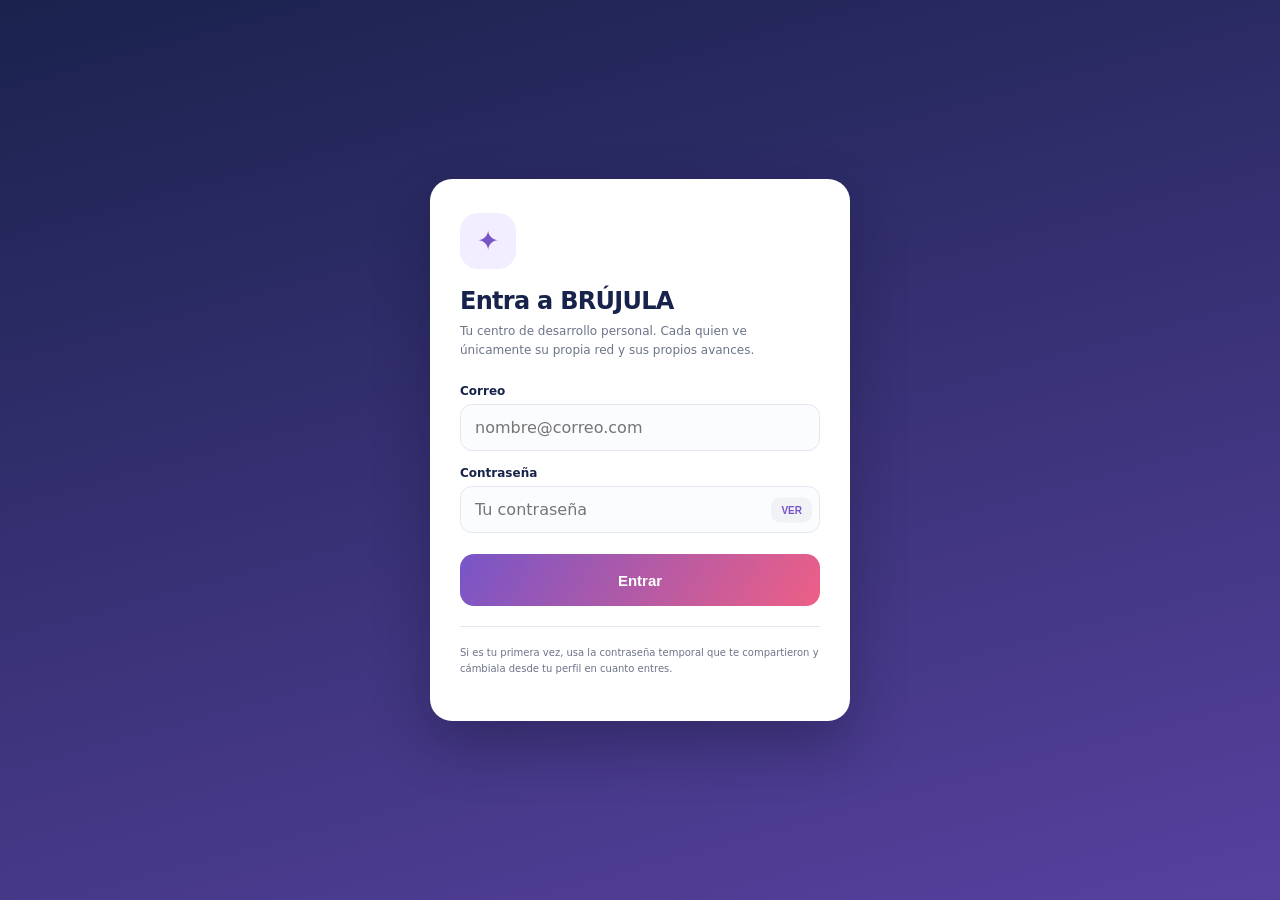
<file: web/login.html>
<!doctype html>
<html lang="es">
<head>
  <meta charset="utf-8">
  <meta name="viewport" content="width=device-width, initial-scale=1">
  <meta name="theme-color" content="#17234a">
  <link rel="manifest" href="/manifest.webmanifest">
  <link rel="icon" href="/favicon.svg" type="image/svg+xml">
  <link rel="apple-touch-icon" href="/assets/apple-touch-icon.png">
  <meta name="apple-mobile-web-app-capable" content="yes">
  <meta name="mobile-web-app-capable" content="yes">
  <meta name="apple-mobile-web-app-title" content="BRÚJULA">
  <meta name="apple-mobile-web-app-status-bar-style" content="black-translucent">
  <meta name="robots" content="noindex, nofollow">
  <title>Entrar a BRÚJULA</title>
  <style>
    *,*::before,*::after { box-sizing: border-box; }
    :root { --navy:#17234a; --purple:#7755c7; --pink:#ed5f86; --muted:#6b7488; --line:#e4e7f0; }
    body { margin:0; min-height:100vh; display:grid; place-items:center; padding:24px;
           font-family:"Segoe UI",system-ui,-apple-system,sans-serif; color:var(--navy);
           background:linear-gradient(165deg,#1a224d,#57419f); -webkit-font-smoothing:antialiased; }
    .card { width:min(420px,100%); background:#fff; border-radius:22px; padding:34px 30px;
            box-shadow:0 24px 55px rgba(12,17,40,.32); }
    .mark { width:56px; height:56px; display:grid; place-items:center; margin-bottom:18px;
            border-radius:18px; background:#f2edff; color:var(--purple); font-size:27px; }
    h1 { margin:0 0 7px; font-size:24px; letter-spacing:-.03em; }
    .lead { margin:0 0 24px; color:var(--muted); font-size:12px; line-height:1.6; }
    label { display:block; margin-bottom:15px; }
    label > span { display:block; margin-bottom:6px; font-size:12px; font-weight:700; }
    input { width:100%; padding:13px 14px; border:1px solid var(--line); border-radius:12px;
            font:inherit; font-size:16px; background:#fbfcfe; color:var(--navy); }
    input:focus { outline:none; border-color:var(--purple); background:#fff; }
    .pass-wrap { position:relative; }
    .pass-wrap input { padding-right:64px; }
    .pass-toggle { position:absolute; right:8px; top:50%; transform:translateY(-50%); border:0;
                   border-radius:9px; padding:7px 10px; background:#f1f2f6; color:var(--purple);
                   font-size:10px; font-weight:800; cursor:pointer; }
    button.primary { width:100%; min-height:52px; margin-top:6px; border:0; border-radius:14px; color:#fff;
                     font-size:15px; font-weight:800; cursor:pointer;
                     background:linear-gradient(120deg,#7755c7,#ed5f86); }
    button.primary:disabled { opacity:.65; cursor:progress; }
    .error { margin-top:14px; padding:12px 15px; border-radius:11px; background:#fff0f4;
             color:#b32a54; font-size:11px; font-weight:700; line-height:1.5; }
    .note { margin-top:20px; padding-top:18px; border-top:1px solid var(--line);
            color:var(--muted); font-size:10px; line-height:1.6; }
    @media (prefers-reduced-motion: reduce) { * { transition:none!important; } }
  </style>
</head>
<body>
  <main class="card">
    <div class="mark">✦</div>
    <h1>Entra a BRÚJULA</h1>
    <p class="lead">Tu centro de desarrollo personal. Cada quien ve únicamente su propia red y sus propios avances.</p>

    <form id="loginForm" novalidate>
      <label>
        <span>Correo</span>
        <input name="email" type="email" inputmode="email" autocomplete="username" placeholder="nombre@correo.com" required>
      </label>
      <label>
        <span>Contraseña</span>
        <div class="pass-wrap">
          <input name="password" type="password" autocomplete="current-password" placeholder="Tu contraseña" required>
          <button type="button" class="pass-toggle" id="togglePass" aria-label="Mostrar u ocultar la contraseña">VER</button>
        </div>
      </label>
      <button type="submit" class="primary" id="submitButton">Entrar</button>
      <div id="formError"></div>
    </form>

    <p class="note">Si es tu primera vez, usa la contraseña temporal que te compartieron y cámbiala desde tu perfil en cuanto entres.</p>
  </main>

  <script>
    const $ = (sel) => document.querySelector(sel);

    $("#togglePass").addEventListener("click", () => {
      const campo = $('[name="password"]');
      const oculto = campo.type === "password";
      campo.type = oculto ? "text" : "password";
      $("#togglePass").textContent = oculto ? "OCULTAR" : "VER";
      campo.focus();
    });

    $("#loginForm").addEventListener("submit", async (event) => {
      event.preventDefault();
      $("#formError").innerHTML = "";
      const datos = Object.fromEntries(new FormData(event.currentTarget));
      if (!datos.email.trim() || !datos.password) {
        $("#formError").innerHTML = '<div class="error">Escribe tu correo y tu contraseña.</div>';
        return;
      }
      const boton = $("#submitButton");
      boton.disabled = true;
      boton.textContent = "Entrando…";
      try {
        const respuesta = await fetch("/api/auth/login", {
          method: "POST",
          headers: { "Content-Type": "application/json" },
          body: JSON.stringify({ email: datos.email.trim(), password: datos.password }),
        });
        const resultado = await respuesta.json();
        if (!respuesta.ok) throw new Error(resultado.error || "No pudimos entrar.");
        location.href = "/";
      } catch (error) {
        boton.disabled = false;
        boton.textContent = "Entrar";
        $("#formError").innerHTML = `<div class="error">${error.message}</div>`;
        $('[name="password"]').value = "";
      }
    });
  </script>
</body>
</html>
</file>
